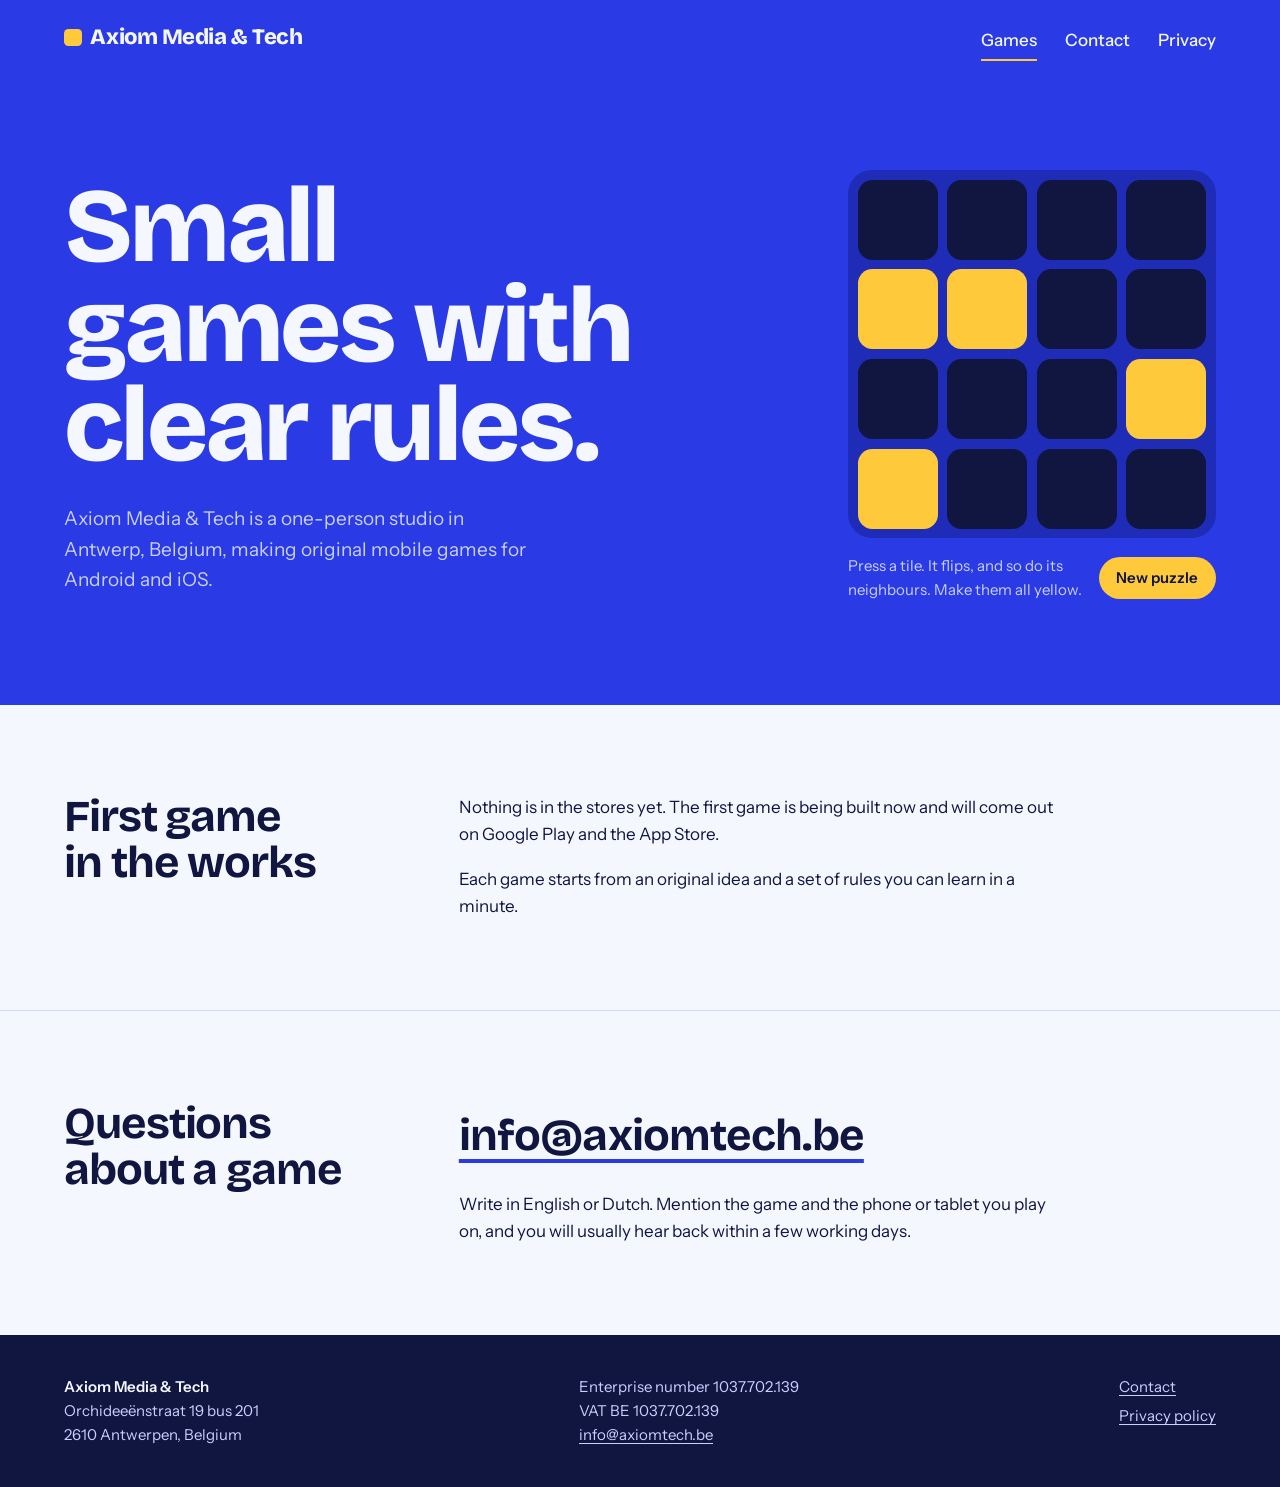
<file: index.html>
<!doctype html>
<html lang="en">
<head>
<meta charset="utf-8">
<meta name="viewport" content="width=device-width, initial-scale=1">
<title>Axiom Media &amp; Tech — original mobile games</title>
<meta name="description" content="Axiom Media &amp; Tech is a one-person studio in Antwerp, Belgium, making original mobile games for Android and iOS.">
<meta name="theme-color" content="#2a3be6">
<link rel="icon" href="favicon.svg" type="image/svg+xml">
<link rel="preload" href="fonts/bricolage-grotesque-latin-wght-normal.woff2" as="font" type="font/woff2" crossorigin>
<link rel="stylesheet" href="styles.css">
</head>
<body>
<a class="skip" href="#main">Skip to content</a>
<header class="masthead">
  <a class="wordmark" href="./"><span class="wordmark-tile" aria-hidden="true"></span>Axiom Media &amp; Tech</a>
  <nav class="nav" aria-label="Main">
    <a href="./" aria-current="page">Games</a>
    <a href="contact.html">Contact</a>
    <a href="privacy.html">Privacy</a>
  </nav>
</header>
<main id="main">
<section class="opening">
  <div class="opening-text">
    <h1>Small games with clear rules.</h1>
    <p>Axiom Media &amp; Tech is a one-person studio in Antwerp, Belgium, making original mobile games for Android and iOS.</p>
  </div>
  <div class="puzzle">
    <div class="board" id="board" role="group" aria-label="Tile puzzle"></div>
    <div class="puzzle-bar">
      <p class="puzzle-status" id="puzzle-status" aria-live="polite">Press a tile. It flips, and so do its neighbours. Make them all yellow.</p>
      <button class="button" id="puzzle-new" type="button">New puzzle</button>
    </div>
  </div>
</section>

<section class="band">
  <h2>First game in the works</h2>
  <div class="band-body">
    <p>Nothing is in the stores yet. The first game is being built now and will come out on Google Play and the App Store.</p>
    <p>Each game starts from an original idea and a set of rules you can learn in a minute.</p>
  </div>
</section>

<section class="band">
  <h2>Questions about a game</h2>
  <div class="band-body">
    <a class="email" href="mailto:info@axiomtech.be">info@axiomtech.be</a>
    <p>Write in English or Dutch. Mention the game and the phone or tablet you play on, and you will usually hear back within a few working days.</p>
  </div>
</section>
</main>
<footer class="footer">
  <address>
    <strong>Axiom Media &amp; Tech</strong><br>
    Orchideeënstraat 19 bus 201<br>
    2610 Antwerpen, Belgium
  </address>
  <div>
    Enterprise number 1037.702.139<br>
    VAT BE 1037.702.139<br>
    <a href="mailto:info@axiomtech.be">info@axiomtech.be</a>
  </div>
  <div class="footer-links">
    <a href="contact.html">Contact</a>
    <a href="privacy.html">Privacy policy</a>
  </div>
</footer>
<script src="puzzle.js" defer></script>
</body>
</html>
</file>
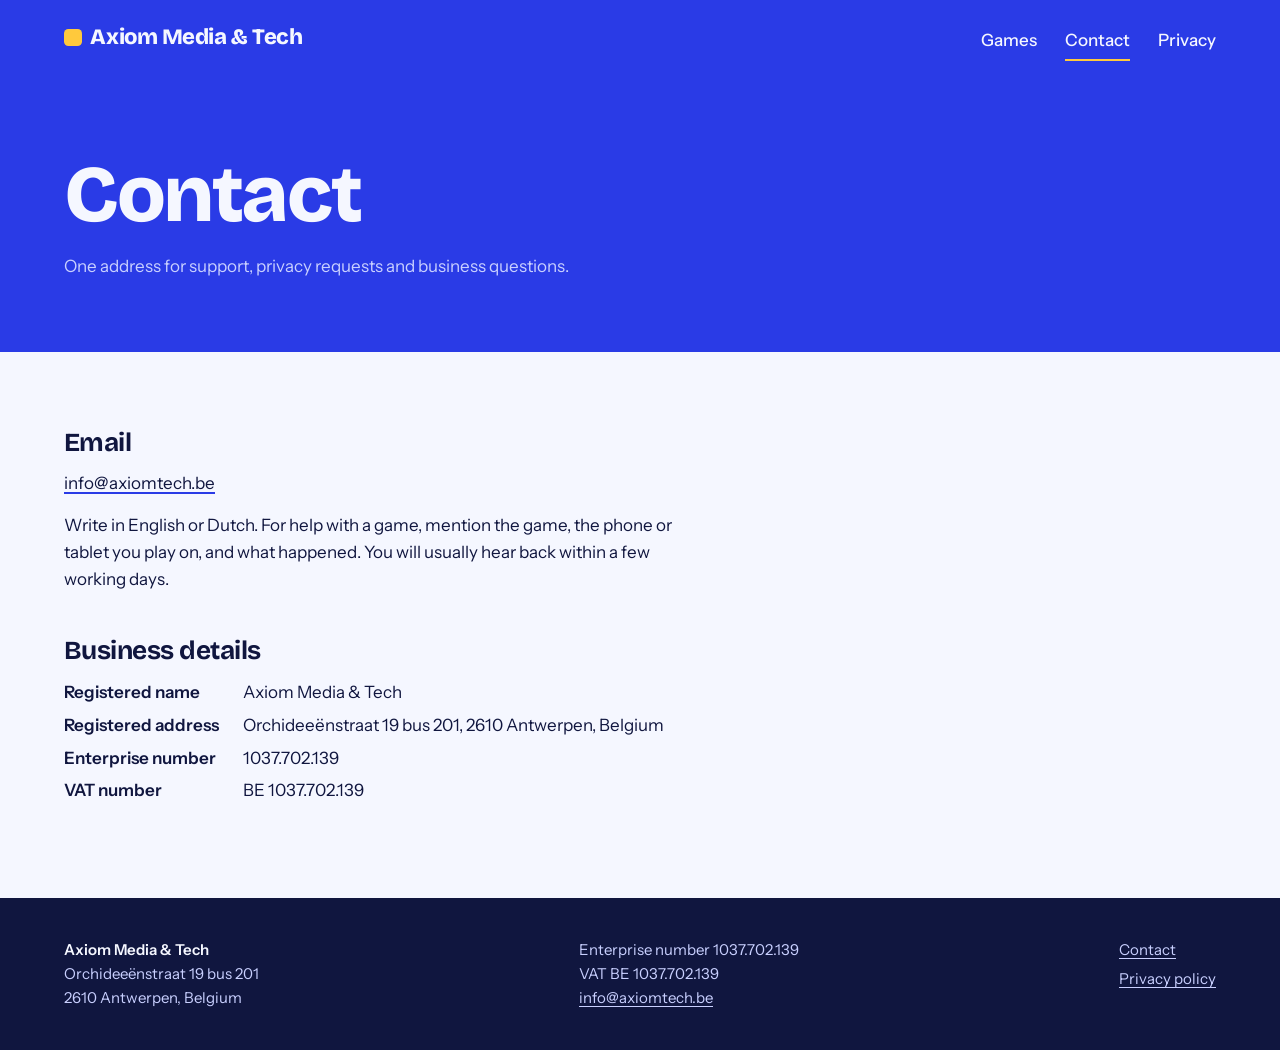
<file: contact.html>
<!doctype html>
<html lang="en">
<head>
<meta charset="utf-8">
<meta name="viewport" content="width=device-width, initial-scale=1">
<title>Contact — Axiom Media &amp; Tech</title>
<meta name="description" content="Support, privacy requests and business details for Axiom Media &amp; Tech.">
<meta name="theme-color" content="#2a3be6">
<link rel="icon" href="favicon.svg" type="image/svg+xml">
<link rel="preload" href="fonts/bricolage-grotesque-latin-wght-normal.woff2" as="font" type="font/woff2" crossorigin>
<link rel="stylesheet" href="styles.css">
</head>
<body>
<a class="skip" href="#main">Skip to content</a>
<header class="masthead">
  <a class="wordmark" href="./"><span class="wordmark-tile" aria-hidden="true"></span>Axiom Media &amp; Tech</a>
  <nav class="nav" aria-label="Main">
    <a href="./">Games</a>
    <a href="contact.html" aria-current="page">Contact</a>
    <a href="privacy.html">Privacy</a>
  </nav>
</header>
<main id="main">
<div class="page-title">
  <h1>Contact</h1>
  <p>One address for support, privacy requests and business questions.</p>
</div>
<div class="document">
  <h2>Email</h2>
  <p><a href="mailto:info@axiomtech.be">info@axiomtech.be</a></p>
  <p>Write in English or Dutch. For help with a game, mention the game, the phone or tablet you play on, and what happened. You will usually hear back within a few working days.</p>

  <h2>Business details</h2>
  <dl class="details">
    <dt>Registered name</dt><dd>Axiom Media &amp; Tech</dd>
    <dt>Registered address</dt><dd>Orchideeënstraat 19 bus 201, 2610 Antwerpen, Belgium</dd>
    <dt>Enterprise number</dt><dd>1037.702.139</dd>
    <dt>VAT number</dt><dd>BE 1037.702.139</dd>
  </dl>
</div>
</main>
<footer class="footer">
  <address>
    <strong>Axiom Media &amp; Tech</strong><br>
    Orchideeënstraat 19 bus 201<br>
    2610 Antwerpen, Belgium
  </address>
  <div>
    Enterprise number 1037.702.139<br>
    VAT BE 1037.702.139<br>
    <a href="mailto:info@axiomtech.be">info@axiomtech.be</a>
  </div>
  <div class="footer-links">
    <a href="contact.html">Contact</a>
    <a href="privacy.html">Privacy policy</a>
  </div>
</footer>

</body>
</html>
</file>
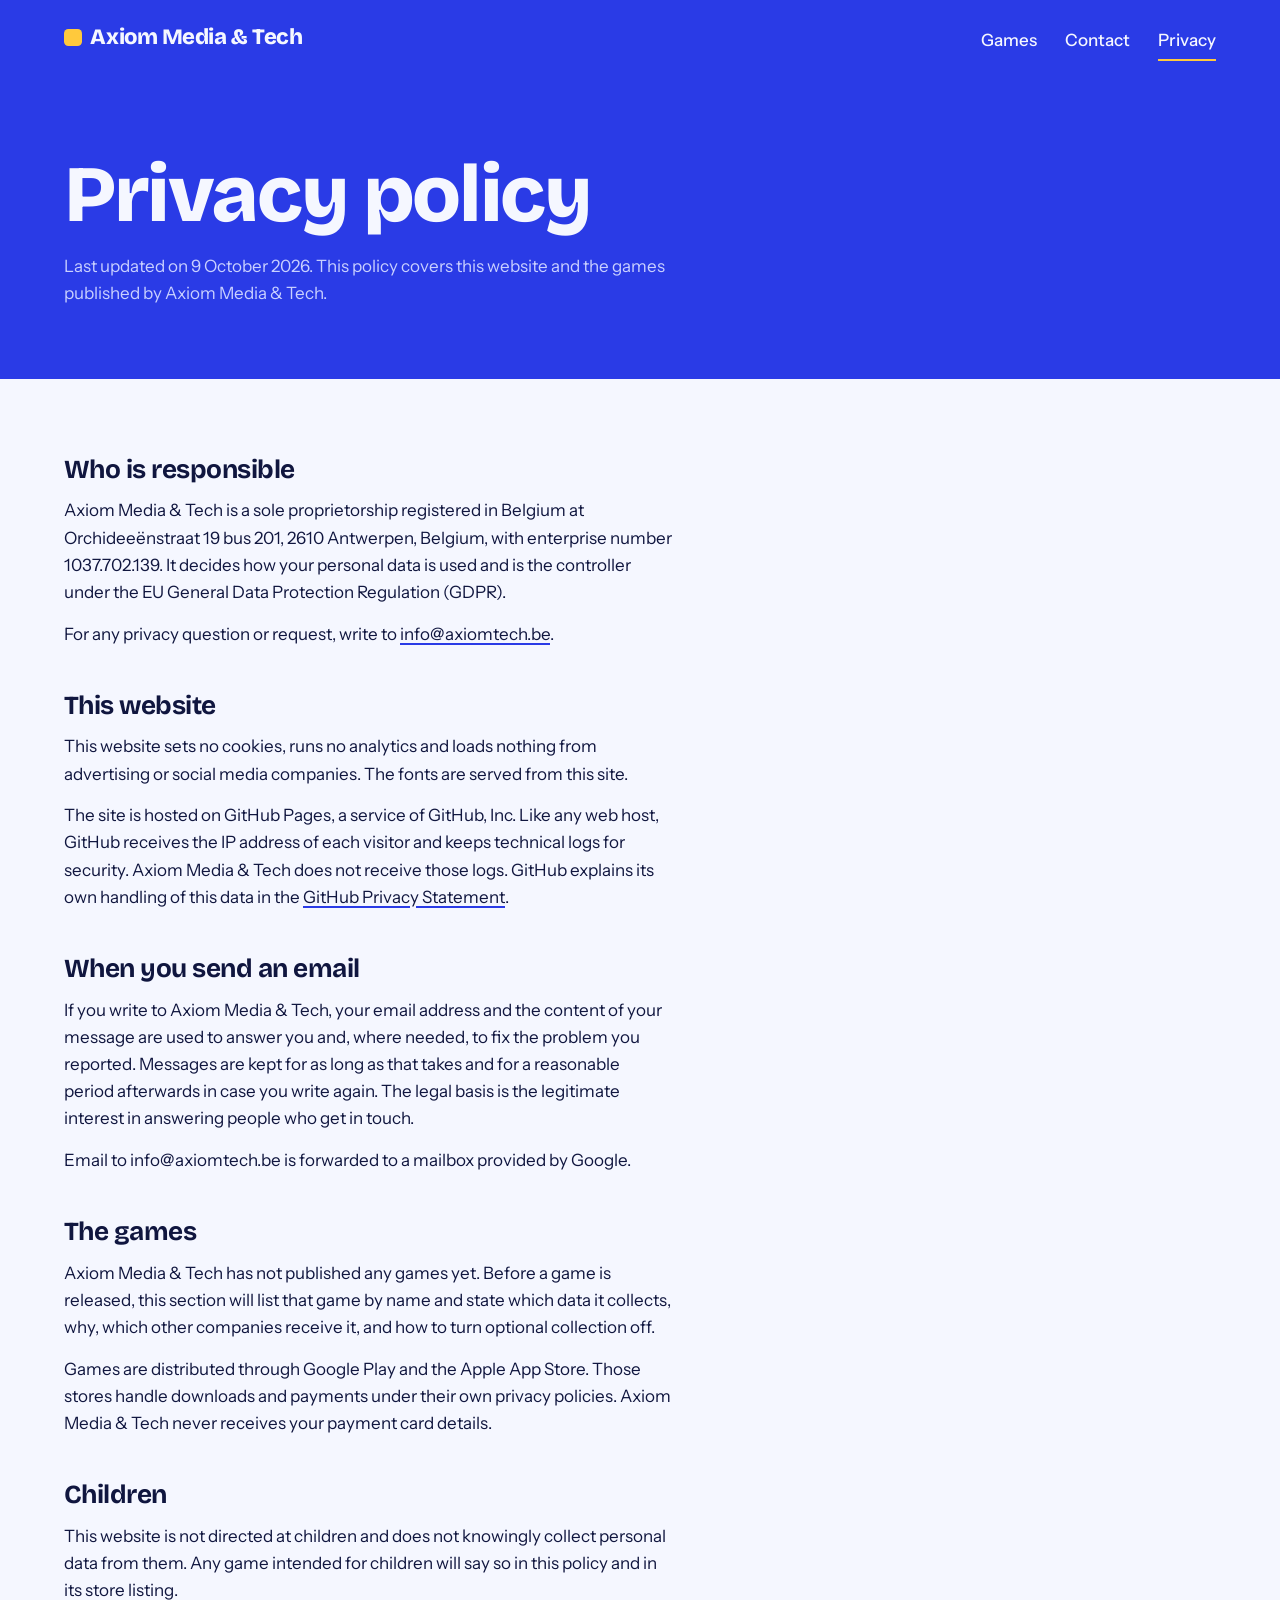
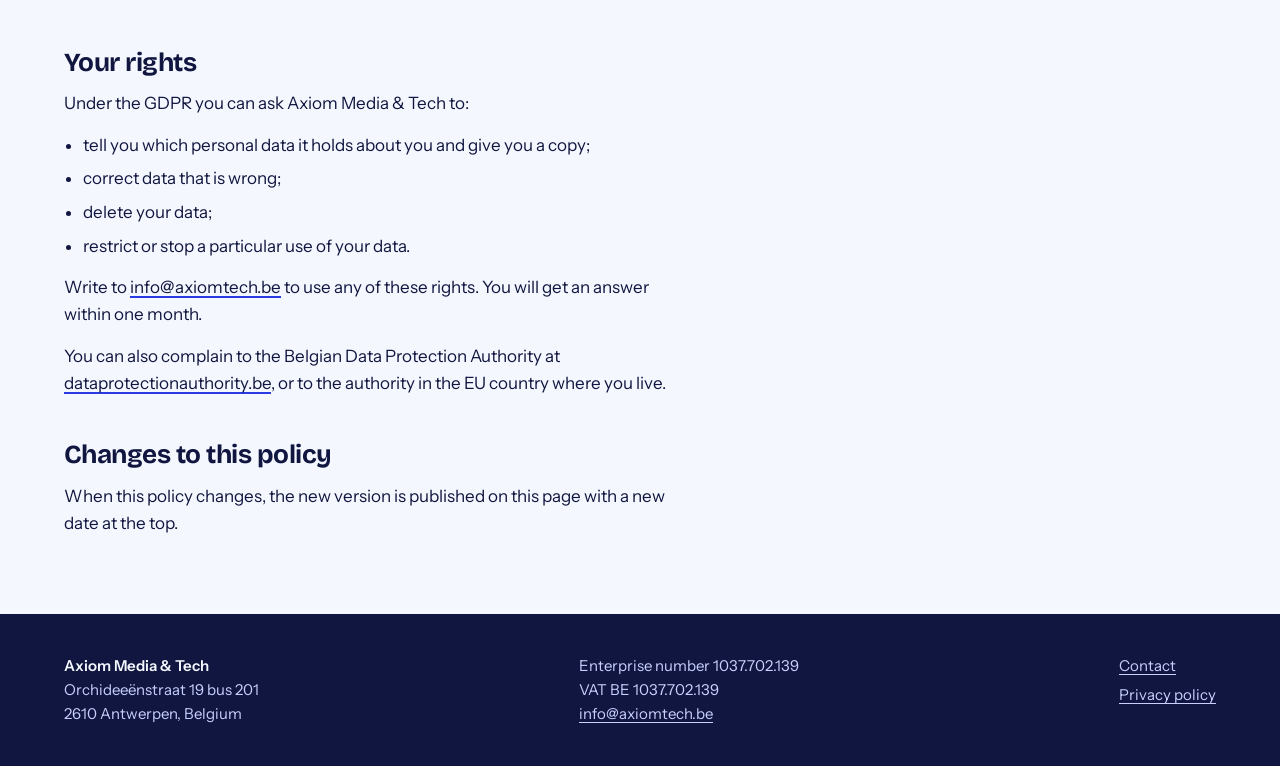
<file: privacy.html>
<!doctype html>
<html lang="en">
<head>
<meta charset="utf-8">
<meta name="viewport" content="width=device-width, initial-scale=1">
<title>Privacy policy — Axiom Media &amp; Tech</title>
<meta name="description" content="How Axiom Media &amp; Tech handles personal data on this website and in its games.">
<meta name="theme-color" content="#2a3be6">
<link rel="icon" href="favicon.svg" type="image/svg+xml">
<link rel="preload" href="fonts/bricolage-grotesque-latin-wght-normal.woff2" as="font" type="font/woff2" crossorigin>
<link rel="stylesheet" href="styles.css">
</head>
<body>
<a class="skip" href="#main">Skip to content</a>
<header class="masthead">
  <a class="wordmark" href="./"><span class="wordmark-tile" aria-hidden="true"></span>Axiom Media &amp; Tech</a>
  <nav class="nav" aria-label="Main">
    <a href="./">Games</a>
    <a href="contact.html">Contact</a>
    <a href="privacy.html" aria-current="page">Privacy</a>
  </nav>
</header>
<main id="main">
<div class="page-title">
  <h1>Privacy policy</h1>
  <p>Last updated on 9 October 2026. This policy covers this website and the games published by Axiom Media &amp; Tech.</p>
</div>
<div class="document">
  <h2>Who is responsible</h2>
  <p>Axiom Media &amp; Tech is a sole proprietorship registered in Belgium at Orchideeënstraat 19 bus 201, 2610 Antwerpen, Belgium, with enterprise number 1037.702.139. It decides how your personal data is used and is the controller under the EU General Data Protection Regulation (GDPR).</p>
  <p>For any privacy question or request, write to <a href="mailto:info@axiomtech.be">info@axiomtech.be</a>.</p>

  <h2>This website</h2>
  <p>This website sets no cookies, runs no analytics and loads nothing from advertising or social media companies. The fonts are served from this site.</p>
  <p>The site is hosted on GitHub Pages, a service of GitHub, Inc. Like any web host, GitHub receives the IP address of each visitor and keeps technical logs for security. Axiom Media &amp; Tech does not receive those logs. GitHub explains its own handling of this data in the <a href="https://docs.github.com/en/site-policy/privacy-policies/github-general-privacy-statement">GitHub Privacy Statement</a>.</p>

  <h2>When you send an email</h2>
  <p>If you write to Axiom Media &amp; Tech, your email address and the content of your message are used to answer you and, where needed, to fix the problem you reported. Messages are kept for as long as that takes and for a reasonable period afterwards in case you write again. The legal basis is the legitimate interest in answering people who get in touch.</p>
  <p>Email to info@axiomtech.be is forwarded to a mailbox provided by Google.</p>

  <h2>The games</h2>
  <p>Axiom Media &amp; Tech has not published any games yet. Before a game is released, this section will list that game by name and state which data it collects, why, which other companies receive it, and how to turn optional collection off.</p>
  <p>Games are distributed through Google Play and the Apple App Store. Those stores handle downloads and payments under their own privacy policies. Axiom Media &amp; Tech never receives your payment card details.</p>

  <h2>Children</h2>
  <p>This website is not directed at children and does not knowingly collect personal data from them. Any game intended for children will say so in this policy and in its store listing.</p>

  <h2>Your rights</h2>
  <p>Under the GDPR you can ask Axiom Media &amp; Tech to:</p>
  <ul>
    <li>tell you which personal data it holds about you and give you a copy;</li>
    <li>correct data that is wrong;</li>
    <li>delete your data;</li>
    <li>restrict or stop a particular use of your data.</li>
  </ul>
  <p>Write to <a href="mailto:info@axiomtech.be">info@axiomtech.be</a> to use any of these rights. You will get an answer within one month.</p>
  <p>You can also complain to the Belgian Data Protection Authority at <a href="https://www.dataprotectionauthority.be">dataprotectionauthority.be</a>, or to the authority in the EU country where you live.</p>

  <h2>Changes to this policy</h2>
  <p>When this policy changes, the new version is published on this page with a new date at the top.</p>
</div>
</main>
<footer class="footer">
  <address>
    <strong>Axiom Media &amp; Tech</strong><br>
    Orchideeënstraat 19 bus 201<br>
    2610 Antwerpen, Belgium
  </address>
  <div>
    Enterprise number 1037.702.139<br>
    VAT BE 1037.702.139<br>
    <a href="mailto:info@axiomtech.be">info@axiomtech.be</a>
  </div>
  <div class="footer-links">
    <a href="contact.html">Contact</a>
    <a href="privacy.html">Privacy policy</a>
  </div>
</footer>

</body>
</html>
</file>
<file: styles.css>
/* Axiom Media & Tech — site styles. No external requests: fonts are self-hosted. */

@font-face {
  font-family: "Bricolage Grotesque";
  src: url("fonts/bricolage-grotesque-latin-wght-normal.woff2") format("woff2");
  font-weight: 200 800;
  font-style: normal;
  font-display: swap;
}

@font-face {
  font-family: "Instrument Sans";
  src: url("fonts/instrument-sans-latin-wght-normal.woff2") format("woff2");
  font-weight: 400 700;
  font-style: normal;
  font-display: swap;
}

:root {
  --cobalt: #2a3be6;
  --cobalt-deep: #1f2cb8;
  --ink: #10163f;
  --chalk: #f5f7ff;
  --yolk: #ffc93c;
  --mist: #c9d0ff;
  --rule: #d6dbf5;

  --display: "Bricolage Grotesque", "Arial Narrow", Arial, sans-serif;
  --body: "Instrument Sans", "Helvetica Neue", Arial, sans-serif;

  --gutter: clamp(1.25rem, 5vw, 4rem);
  --measure: 38rem;
}

*,
*::before,
*::after {
  box-sizing: border-box;
}

html {
  -webkit-text-size-adjust: 100%;
  text-size-adjust: 100%;
}

body {
  margin: 0;
  background: var(--chalk);
  color: var(--ink);
  font-family: var(--body);
  font-size: 1.0625rem;
  line-height: 1.6;
}

h1,
h2,
h3 {
  font-family: var(--display);
  line-height: 1.05;
  margin: 0;
  text-wrap: balance;
}

p {
  margin: 0;
}

a {
  color: inherit;
  text-decoration-thickness: 0.09em;
  text-underline-offset: 0.2em;
}

a:hover {
  text-decoration-thickness: 0.16em;
}

:focus-visible {
  outline: 3px solid var(--yolk);
  outline-offset: 3px;
  border-radius: 4px;
}

.skip {
  position: absolute;
  left: -100vw;
  top: 0.5rem;
  background: var(--yolk);
  color: var(--ink);
  padding: 0.5rem 0.9rem;
  border-radius: 6px;
  font-weight: 600;
  z-index: 10;
}

.skip:focus {
  left: var(--gutter);
}

/* ---------- Masthead ---------- */

.masthead {
  background: var(--cobalt);
  color: var(--chalk);
  padding: 1.25rem var(--gutter);
  display: flex;
  flex-wrap: wrap;
  align-items: baseline;
  justify-content: space-between;
  gap: 0.75rem 2rem;
}

.wordmark {
  font-family: var(--display);
  font-weight: 800;
  font-size: 1.375rem;
  letter-spacing: -0.02em;
  text-decoration: none;
  display: inline-flex;
  align-items: center;
  gap: 0.55rem;
}

.wordmark-tile {
  width: 0.8em;
  height: 0.8em;
  border-radius: 0.2em;
  background: var(--yolk);
  flex: none;
}

.nav {
  display: flex;
  flex-wrap: wrap;
  gap: 0.25rem 1.75rem;
  font-weight: 500;
}

.nav a {
  text-decoration: none;
  padding: 0.25rem 0;
  border-bottom: 2px solid transparent;
}

.nav a:hover,
.nav a[aria-current="page"] {
  border-bottom-color: var(--yolk);
}

/* ---------- Home: opening ---------- */

.opening {
  background: var(--cobalt);
  color: var(--chalk);
  padding: clamp(2.5rem, 7vw, 6rem) var(--gutter) clamp(3rem, 8vw, 7rem);
  display: grid;
  grid-template-columns: minmax(0, 1.15fr) minmax(0, 0.85fr);
  gap: clamp(2.5rem, 6vw, 6rem);
  align-items: center;
}

.opening h1 {
  font-weight: 800;
  font-size: clamp(2.75rem, 8.2vw, 7rem);
  letter-spacing: -0.035em;
  line-height: 0.95;
}

.opening-text p {
  margin-top: 1.75rem;
  max-width: 30rem;
  font-size: 1.1875rem;
  color: var(--mist);
}

.opening-text p a {
  color: var(--chalk);
}

/* ---------- The playable tile puzzle ---------- */

.puzzle {
  justify-self: end;
  width: min(100%, 23rem);
}

.board {
  display: grid;
  grid-template-columns: repeat(4, 1fr);
  gap: 0.6rem;
  padding: 0.6rem;
  background: var(--cobalt-deep);
  border-radius: 1.5rem;
}

.tile {
  appearance: none;
  border: 0;
  padding: 0;
  aspect-ratio: 1;
  border-radius: 0.9rem;
  background: var(--ink);
  cursor: pointer;
  transition: background-color 140ms ease, transform 140ms ease;
}

.tile[aria-pressed="true"] {
  background: var(--yolk);
}

.tile:active {
  transform: scale(0.94);
}

.board.is-solved .tile {
  animation: settle 520ms ease both;
}

@keyframes settle {
  40% {
    transform: scale(0.9);
  }
}

.puzzle-bar {
  margin-top: 1rem;
  display: flex;
  align-items: center;
  justify-content: space-between;
  gap: 1rem;
  font-size: 0.9375rem;
}

.puzzle-status {
  color: var(--mist);
  min-height: 3em;
  display: flex;
  align-items: center;
}

.button {
  appearance: none;
  font: inherit;
  font-weight: 600;
  color: var(--ink);
  background: var(--yolk);
  border: 0;
  border-radius: 999px;
  padding: 0.55rem 1.1rem;
  cursor: pointer;
  white-space: nowrap;
}

.button:hover {
  background: #ffd766;
}

/* ---------- Content sections ---------- */

.band {
  padding: clamp(3rem, 7vw, 6rem) var(--gutter);
  display: grid;
  grid-template-columns: minmax(0, 0.42fr) minmax(0, 1fr);
  gap: 1.5rem clamp(2rem, 6vw, 6rem);
}

.band + .band {
  border-top: 1px solid var(--rule);
}

.band h2 {
  font-weight: 700;
  font-size: clamp(1.75rem, 3.6vw, 2.75rem);
  letter-spacing: -0.025em;
}

.band-body {
  max-width: var(--measure);
}

.band-body p + p {
  margin-top: 1.1rem;
}

.email {
  font-family: var(--display);
  font-weight: 700;
  font-size: clamp(1.5rem, 4.4vw, 2.75rem);
  letter-spacing: -0.02em;
  overflow-wrap: anywhere;
  text-decoration-color: var(--cobalt);
}

.email + p {
  margin-top: 1.25rem;
}

/* ---------- Plain document pages (contact, privacy) ---------- */

.page-title {
  background: var(--cobalt);
  color: var(--chalk);
  padding: clamp(2rem, 6vw, 4.5rem) var(--gutter) clamp(2.25rem, 6vw, 4.5rem);
}

.page-title h1 {
  font-weight: 800;
  font-size: clamp(2.5rem, 7vw, 5rem);
  letter-spacing: -0.03em;
}

.page-title p {
  margin-top: 1rem;
  color: var(--mist);
  max-width: var(--measure);
}

.document {
  padding: clamp(2.5rem, 6vw, 5rem) var(--gutter);
  max-width: calc(var(--measure) + 2 * var(--gutter));
}

.document h2 {
  font-weight: 700;
  font-size: 1.625rem;
  letter-spacing: -0.02em;
  margin-top: 2.75rem;
}

.document h2:first-child {
  margin-top: 0;
}

.document p,
.document ul {
  margin-top: 0.9rem;
}

.document ul {
  padding-left: 1.2rem;
  margin-bottom: 0;
}

.document li + li {
  margin-top: 0.4rem;
}

.document a {
  text-decoration-color: var(--cobalt);
}

.details {
  margin-top: 0.9rem;
  display: grid;
  grid-template-columns: max-content 1fr;
  gap: 0.35rem 1.5rem;
}

.details dt {
  font-weight: 600;
}

.details dd {
  margin: 0;
}

/* ---------- Footer ---------- */

.footer {
  background: var(--ink);
  color: var(--mist);
  padding: 2.5rem var(--gutter);
  display: flex;
  flex-wrap: wrap;
  justify-content: space-between;
  gap: 1.5rem 3rem;
  font-size: 0.9375rem;
}

.footer strong {
  color: var(--chalk);
  font-weight: 600;
}

.footer address {
  font-style: normal;
}

.footer-links {
  display: flex;
  flex-direction: column;
  gap: 0.3rem;
}

/* ---------- Narrow screens ---------- */

@media (max-width: 52rem) {
  .opening,
  .band {
    grid-template-columns: minmax(0, 1fr);
  }

  .puzzle {
    justify-self: start;
  }
}

@media (max-width: 30rem) {
  .details {
    grid-template-columns: 1fr;
    gap: 0;
  }

  .details dd {
    margin-bottom: 0.6rem;
  }
}

@media (prefers-reduced-motion: reduce) {
  .tile {
    transition: none;
  }

  .board.is-solved .tile {
    animation: none;
  }
}
</file>
